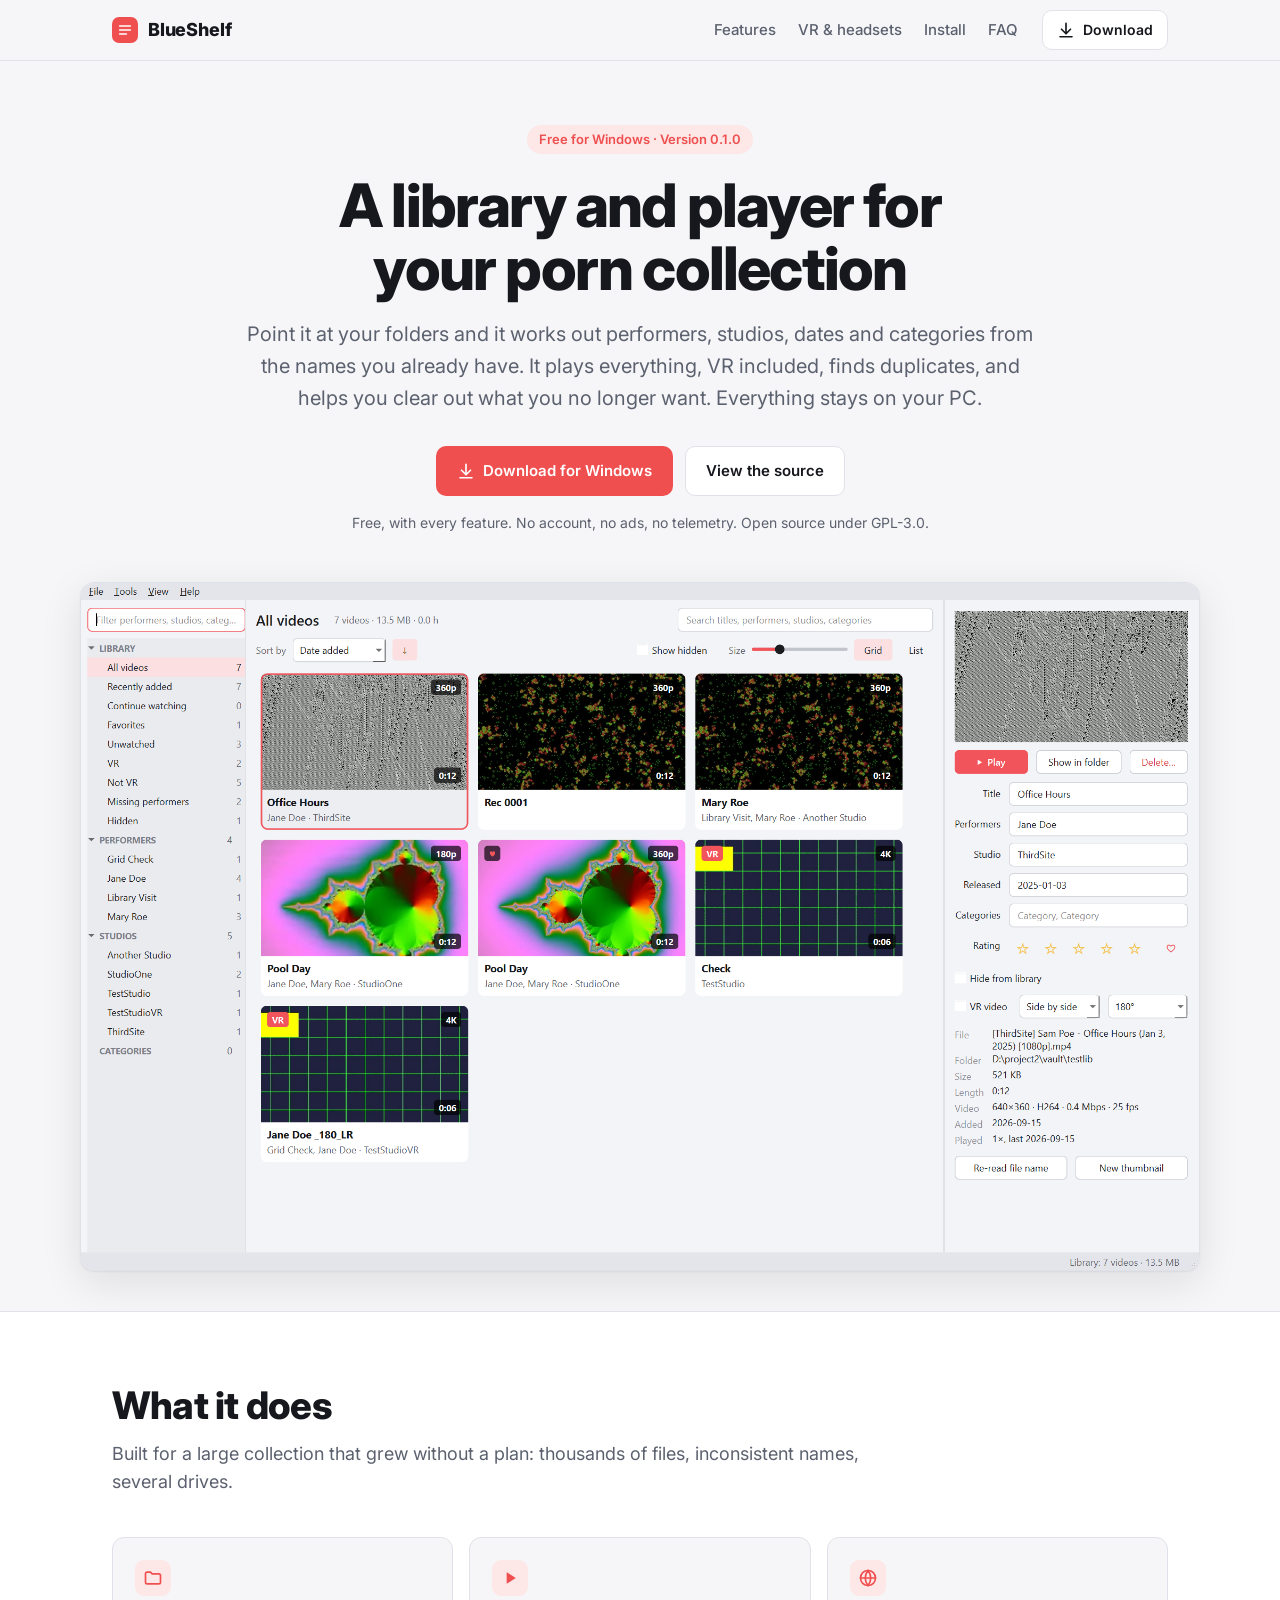
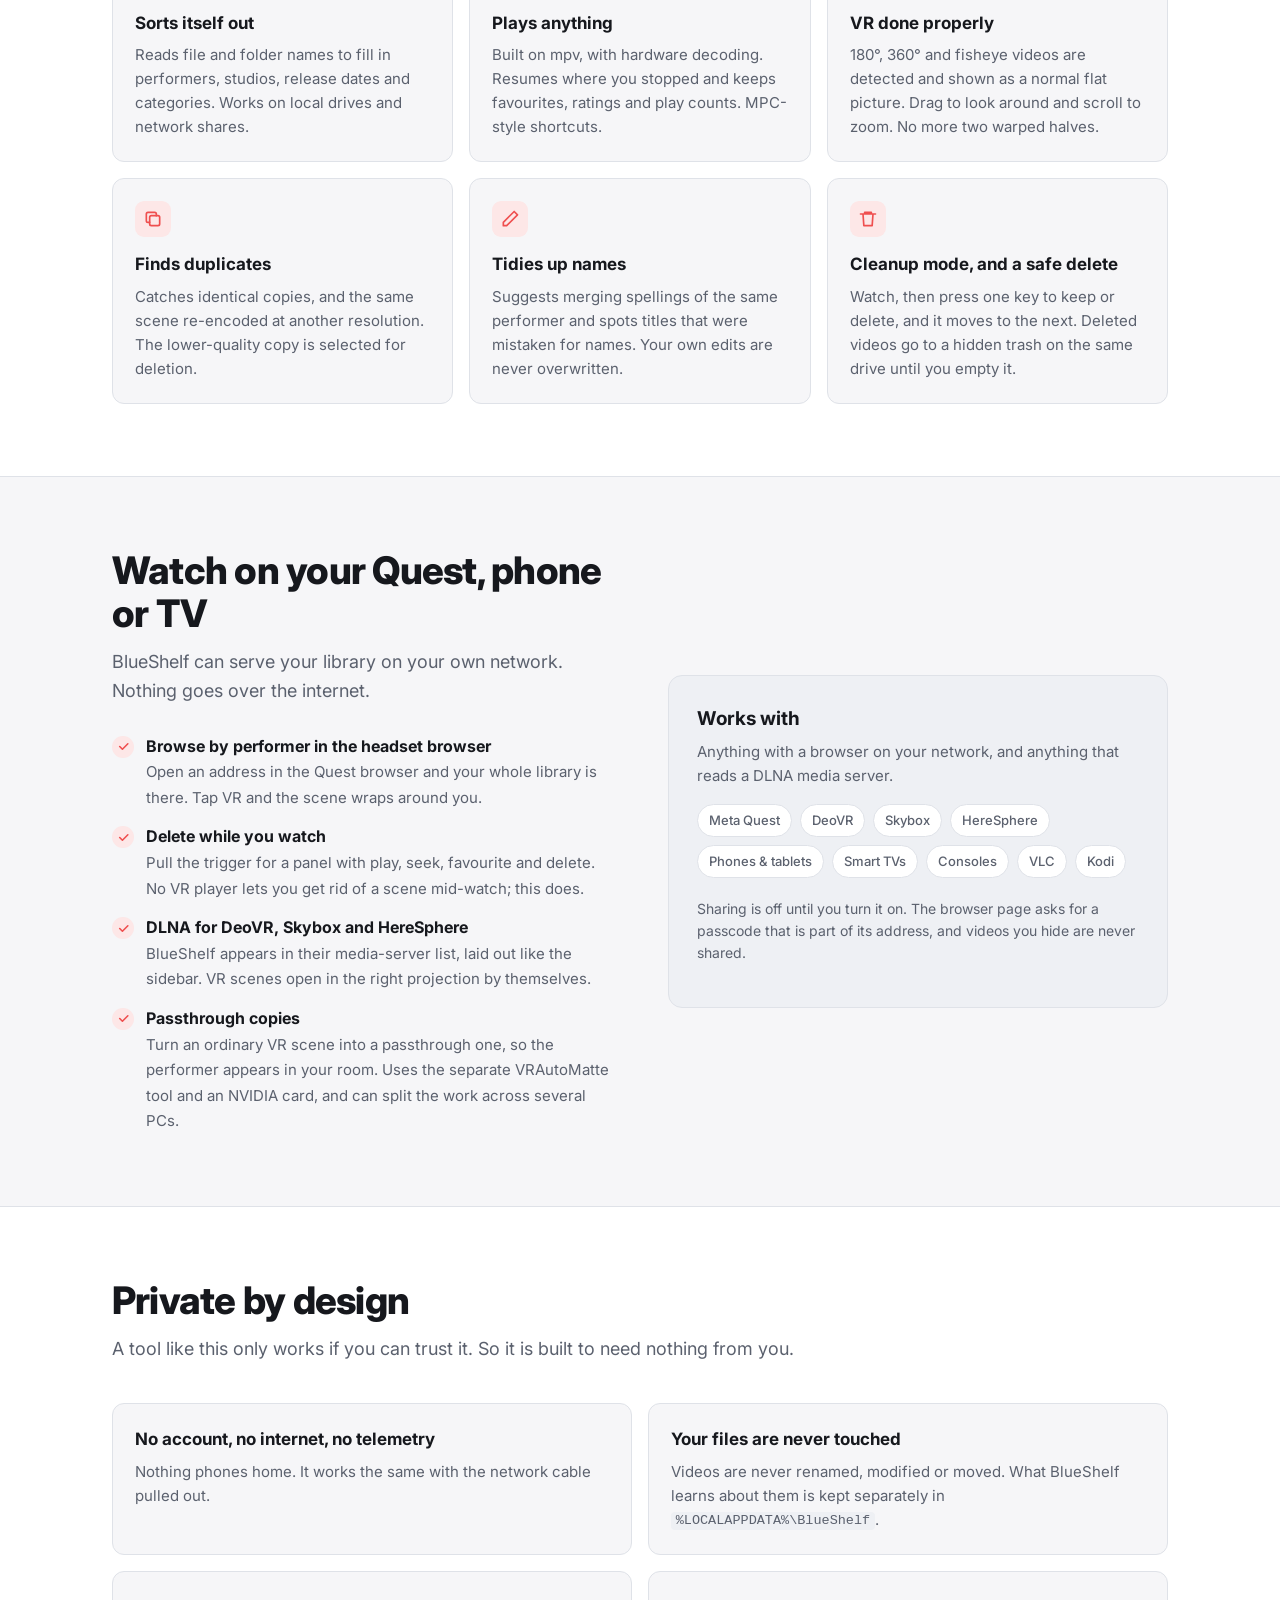
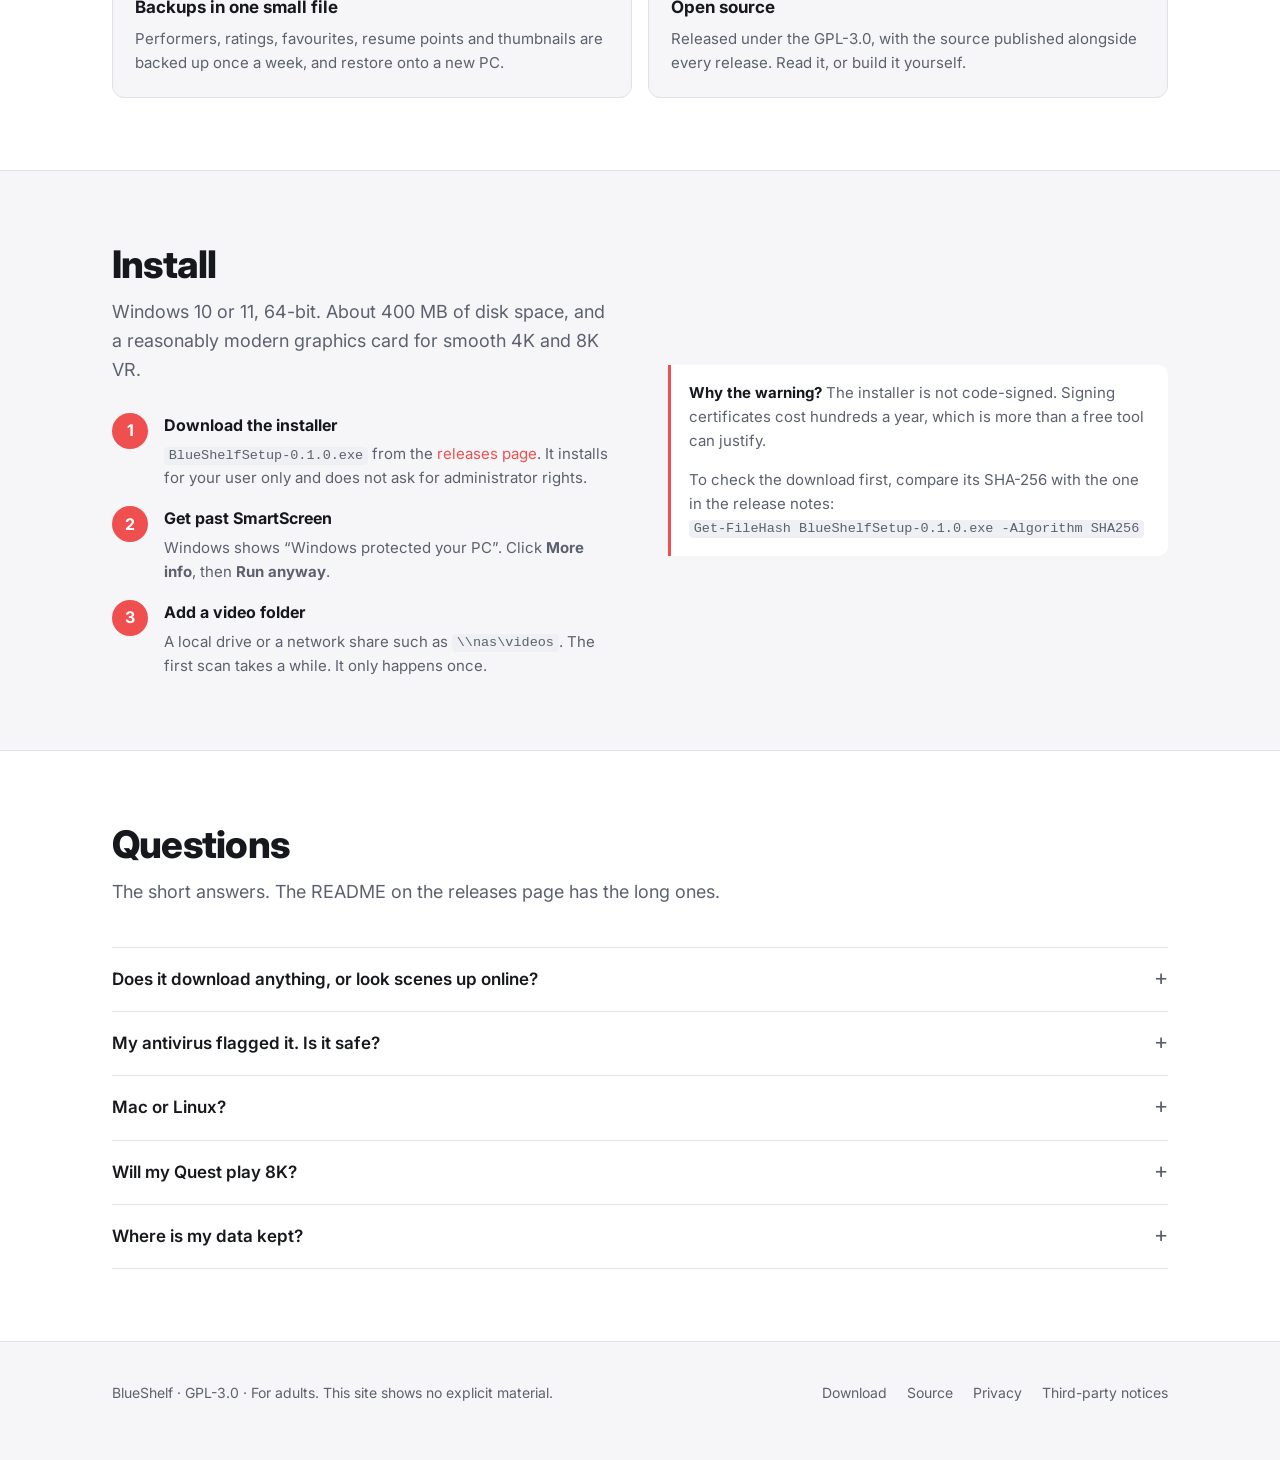
<file: site/index.html>
<!doctype html>
<html lang="en">
<head>
<meta charset="utf-8">
<meta name="viewport" content="width=device-width, initial-scale=1">
<title>BlueShelf</title>
<meta name="description" content="A free, private library and player for your adult video collection on Windows. VR, duplicates, headset streaming. No account, no telemetry.">
<meta name="rating" content="adult">
<link rel="canonical" href="https://blueshelf.me/">
<link rel="icon" href="data:image/svg+xml,%3Csvg xmlns='http://www.w3.org/2000/svg' viewBox='0 0 32 32'%3E%3Crect width='32' height='32' rx='8' fill='%23ef4f4f'/%3E%3Cg stroke='%23fff' stroke-width='3' stroke-linecap='round'%3E%3Cpath d='M8 11h16M8 16h16M8 21h10'/%3E%3C/g%3E%3C/svg%3E">
<meta property="og:type" content="website">
<meta property="og:site_name" content="BlueShelf">
<meta property="og:url" content="https://blueshelf.me/">
<meta property="og:title" content="BlueShelf — a library and player for your porn collection">
<meta property="og:description" content="Free for Windows. Sorts itself out from your file names, plays everything including VR, finds duplicates, streams to a Quest. Everything stays on your PC.">
<meta property="og:image" content="https://blueshelf.me/screenshot-library.png">
<meta property="og:image:alt" content="The BlueShelf library window, showing performers, studios and a grid of videos.">
<meta name="twitter:card" content="summary_large_image">
<link rel="preconnect" href="https://fonts.googleapis.com">
<link rel="preconnect" href="https://fonts.gstatic.com" crossorigin>
<link href="https://fonts.googleapis.com/css2?family=Inter:wght@400;500;600;700;800&display=swap" rel="stylesheet">
<style>
:root {
  --bg: #f6f6f8;
  --surface: #ffffff;
  --surface-2: #eef0f4;
  --text: #16181d;
  --muted: #5b616e;
  --line: #dfe2e8;
  --accent: #ef4f4f;
  --accent-hover: #d93d3d;
  --accent-soft: #fde7e7;
  --on-accent: #ffffff;
  --shadow: 0 1px 2px rgba(20,22,30,.06), 0 12px 40px rgba(20,22,30,.10);
}
@media (prefers-color-scheme: dark) {
  :root:not([data-theme="light"]) {
    --bg: #0f1115;
    --surface: #171a20;
    --surface-2: #1e222a;
    --text: #eceef2;
    --muted: #9aa1ae;
    --line: #2a2f39;
    --accent: #f26161;
    --accent-hover: #ff7575;
    --accent-soft: #3a1c1f;
    --on-accent: #ffffff;
    --shadow: 0 1px 2px rgba(0,0,0,.4), 0 12px 40px rgba(0,0,0,.45);
  }
}
:root[data-theme="dark"] {
  --bg: #0f1115; --surface: #171a20; --surface-2: #1e222a; --text: #eceef2; --muted: #9aa1ae;
  --line: #2a2f39; --accent: #f26161; --accent-hover: #ff7575; --accent-soft: #3a1c1f;
  --on-accent: #ffffff; --shadow: 0 1px 2px rgba(0,0,0,.4), 0 12px 40px rgba(0,0,0,.45);
}

* { box-sizing: border-box; }
html { scroll-behavior: smooth; }
body {
  margin: 0;
  background: var(--bg);
  color: var(--text);
  font: 16px/1.6 Inter, system-ui, -apple-system, "Segoe UI", sans-serif;
  -webkit-font-smoothing: antialiased;
}
a { color: var(--accent); text-decoration: none; }
a:hover { text-decoration: underline; }
img { max-width: 100%; height: auto; display: block; }
code { font: .9em ui-monospace, "Cascadia Code", Consolas, monospace; background: var(--surface-2); padding: .1em .35em; border-radius: 4px; overflow-wrap: anywhere; }

.wrap { max-width: 1120px; margin: 0 auto; padding: 0 16px; }
@media (min-width: 720px) { .wrap { padding: 0 32px; } }

/* Nav */
header.nav {
  position: sticky; top: 0; z-index: 10;
  background: color-mix(in srgb, var(--bg) 85%, transparent);
  backdrop-filter: saturate(1.4) blur(10px);
  border-bottom: 1px solid var(--line);
}
header.nav .wrap { display: flex; align-items: center; gap: 24px; height: 60px; }
.brand { display: flex; align-items: center; gap: 10px; font-weight: 800; font-size: 18px; color: var(--text); letter-spacing: -.01em; }
.brand:hover { text-decoration: none; }
.brand-mark { width: 26px; height: 26px; border-radius: 7px; background: var(--accent); display: grid; place-items: center; }
.brand-mark svg { width: 16px; height: 16px; }
nav.links { display: none; gap: 22px; margin-left: auto; font-size: 15px; }
nav.links a { color: var(--muted); font-weight: 500; }
nav.links a:hover { color: var(--text); text-decoration: none; }
.nav-cta { margin-left: auto; }
@media (min-width: 820px) { nav.links { display: flex; } .nav-cta { margin-left: 0; } }

/* Buttons */
.btn {
  display: inline-flex; align-items: center; gap: 8px;
  padding: 12px 20px; border-radius: 10px; font-weight: 600; font-size: 15px;
  border: 1px solid transparent; cursor: pointer; white-space: nowrap;
}
.btn:hover { text-decoration: none; }
.btn-primary { background: var(--accent); color: var(--on-accent); }
.btn-primary:hover { background: var(--accent-hover); }
.btn-ghost { background: var(--surface); color: var(--text); border-color: var(--line); }
.btn-ghost:hover { border-color: var(--muted); }
.btn-sm { padding: 8px 14px; font-size: 14px; }
.btn svg { width: 18px; height: 18px; flex: none; }

/* Hero */
.hero { padding: 64px 0 40px; text-align: center; }
.eyebrow { display: inline-block; font-size: 13px; font-weight: 600; color: var(--accent); background: var(--accent-soft); padding: 4px 12px; border-radius: 999px; margin-bottom: 20px; }
h1 { font-size: clamp(34px, 6vw, 60px); line-height: 1.05; letter-spacing: -.03em; margin: 0 auto 18px; max-width: 16ch; font-weight: 800; }
.lede { font-size: clamp(17px, 2.2vw, 20px); color: var(--muted); max-width: 40em; margin: 0 auto 32px; }
.cta-row { display: flex; flex-wrap: wrap; gap: 12px; justify-content: center; }
.fine { font-size: 14px; color: var(--muted); margin-top: 16px; }
.shot { margin: 48px auto 0; border-radius: 14px; overflow: hidden; border: 1px solid var(--line); box-shadow: var(--shadow); background: var(--surface); }

/* Sections */
section { padding: 72px 0; }
section.alt { background: var(--surface); border-top: 1px solid var(--line); border-bottom: 1px solid var(--line); }
h2 { font-size: clamp(26px, 3.6vw, 38px); letter-spacing: -.02em; line-height: 1.15; margin: 0 0 12px; font-weight: 800; }
.section-lede { color: var(--muted); font-size: 18px; max-width: 42em; margin: 0 0 40px; }
h3 { font-size: 17px; margin: 0 0 6px; font-weight: 700; }

.grid { display: grid; gap: 16px; grid-template-columns: 1fr; }
@media (min-width: 640px) { .grid { grid-template-columns: repeat(2, 1fr); } }
@media (min-width: 960px) { .grid.three { grid-template-columns: repeat(3, 1fr); } }
.card { background: var(--surface); border: 1px solid var(--line); border-radius: 12px; padding: 22px; }
section.alt .card { background: var(--bg); }
.card p { margin: 0; color: var(--muted); font-size: 15px; }
.icon { width: 36px; height: 36px; border-radius: 9px; background: var(--accent-soft); color: var(--accent); display: grid; place-items: center; margin-bottom: 14px; }
.icon svg { width: 20px; height: 20px; }

/* Split rows */
.split { display: grid; gap: 40px; align-items: center; }
@media (min-width: 900px) { .split { grid-template-columns: 1fr 1fr; gap: 56px; } }
.checks { list-style: none; padding: 0; margin: 0; display: grid; gap: 14px; }
.checks li { display: grid; grid-template-columns: 22px 1fr; gap: 12px; }
.checks li::before { content: ""; width: 22px; height: 22px; border-radius: 50%; background: var(--accent-soft) url("data:image/svg+xml,%3Csvg xmlns='http://www.w3.org/2000/svg' viewBox='0 0 24 24' fill='none' stroke='%23ef4f4f' stroke-width='3' stroke-linecap='round' stroke-linejoin='round'%3E%3Cpath d='M5 12l5 5L20 7'/%3E%3C/svg%3E") center/13px no-repeat; margin-top: 2px; }
.checks b { display: block; }
.checks span { color: var(--muted); font-size: 15px; }

.panel { background: var(--surface-2); border: 1px solid var(--line); border-radius: 14px; padding: 28px; }
.panel h3 { font-size: 19px; }
.devices { display: flex; flex-wrap: wrap; gap: 8px; margin-top: 16px; }
.chip { font-size: 13px; font-weight: 500; padding: 5px 11px; border-radius: 999px; background: var(--surface); border: 1px solid var(--line); color: var(--muted); }

/* Install */
.steps { counter-reset: s; list-style: none; padding: 0; margin: 0; display: grid; gap: 16px; }
.steps li { counter-increment: s; display: grid; grid-template-columns: 36px 1fr; gap: 16px; }
.steps li::before { content: counter(s); width: 36px; height: 36px; border-radius: 50%; background: var(--accent); color: var(--on-accent); font-weight: 700; display: grid; place-items: center; }
.steps p { margin: 4px 0 0; color: var(--muted); font-size: 15px; }
.note { border-left: 3px solid var(--accent); background: var(--surface); padding: 16px 18px; border-radius: 0 10px 10px 0; font-size: 15px; color: var(--muted); }
.note b { color: var(--text); }


/* FAQ */
details { border-bottom: 1px solid var(--line); padding: 18px 0; }
details:first-of-type { border-top: 1px solid var(--line); }
summary { cursor: pointer; font-weight: 600; font-size: 17px; list-style: none; display: flex; justify-content: space-between; gap: 16px; }
summary::-webkit-details-marker { display: none; }
summary::after { content: "+"; color: var(--muted); font-weight: 400; font-size: 22px; line-height: 1; }
details[open] summary::after { content: "–"; }
details p { color: var(--muted); margin: 10px 0 0; max-width: 48em; }

footer { padding: 40px 0 56px; color: var(--muted); font-size: 14px; }
footer .wrap { display: flex; flex-wrap: wrap; gap: 12px 28px; justify-content: space-between; }
footer nav { display: flex; flex-wrap: wrap; gap: 8px 20px; }
footer a { color: var(--muted); }
</style>
</head>
<body>

<header class="nav">
  <div class="wrap">
    <a class="brand" href="#top">
      <span class="brand-mark" aria-hidden="true"><svg viewBox="0 0 24 24" fill="none" stroke="#fff" stroke-width="2.5" stroke-linecap="round"><path d="M4 6h16M4 12h16M4 18h10"/></svg></span>
      BlueShelf
    </a>
    <nav class="links" aria-label="Main">
      <a href="#features">Features</a>
      <a href="#vr">VR &amp; headsets</a>
      <a href="#install">Install</a>
      <a href="#faq">FAQ</a>
    </nav>
    <a class="btn btn-ghost btn-sm nav-cta" href="https://github.com/BlueShelfApp/blueshelf/releases/latest">
      <svg viewBox="0 0 24 24" fill="none" stroke="currentColor" stroke-width="2.2" stroke-linecap="round" stroke-linejoin="round" aria-hidden="true"><path d="M12 3v12M6 11l6 6 6-6M4 21h16"/></svg>
      Download
    </a>
  </div>
</header>

<main id="top">

  <div class="hero wrap">
    <span class="eyebrow">Free for Windows · Version 0.1.0</span>
    <h1>A library and player for your porn collection</h1>
    <p class="lede">
      Point it at your folders and it works out performers, studios, dates and categories from the
      names you already have. It plays everything, VR included, finds duplicates, and helps you clear
      out what you no longer want. Everything stays on your PC.
    </p>
    <div class="cta-row">
      <a class="btn btn-primary" href="https://github.com/BlueShelfApp/blueshelf/releases/latest">
        <svg viewBox="0 0 24 24" fill="none" stroke="currentColor" stroke-width="2.2" stroke-linecap="round" stroke-linejoin="round" aria-hidden="true"><path d="M12 3v12M6 11l6 6 6-6M4 21h16"/></svg>
        Download for Windows
      </a>
      <a class="btn btn-ghost" href="https://github.com/BlueShelfApp/blueshelf">View the source</a>
    </div>
    <p class="fine">Free, with every feature. No account, no ads, no telemetry. Open source under GPL-3.0.</p>

    <div class="shot">
      <img src="screenshot-library.png" width="2100" height="1290"
           alt="The BlueShelf library window: a sidebar of performers and studios, a grid of video thumbnails, and a details panel with rating, categories and VR settings.">
    </div>
  </div>

  <section id="features" class="alt">
    <div class="wrap">
      <h2>What it does</h2>
      <p class="section-lede">Built for a large collection that grew without a plan: thousands of files, inconsistent names, several drives.</p>
      <div class="grid three">
        <div class="card">
          <div class="icon"><svg viewBox="0 0 24 24" fill="none" stroke="currentColor" stroke-width="2" stroke-linecap="round" stroke-linejoin="round"><path d="M3 7a2 2 0 0 1 2-2h4l2 2h8a2 2 0 0 1 2 2v8a2 2 0 0 1-2 2H5a2 2 0 0 1-2-2z"/></svg></div>
          <h3>Sorts itself out</h3>
          <p>Reads file and folder names to fill in performers, studios, release dates and categories. Works on local drives and network shares.</p>
        </div>
        <div class="card">
          <div class="icon"><svg viewBox="0 0 24 24" fill="currentColor"><path d="M8 5v14l11-7z"/></svg></div>
          <h3>Plays anything</h3>
          <p>Built on mpv, with hardware decoding. Resumes where you stopped and keeps favourites, ratings and play counts. MPC-style shortcuts.</p>
        </div>
        <div class="card">
          <div class="icon"><svg viewBox="0 0 24 24" fill="none" stroke="currentColor" stroke-width="2" stroke-linecap="round" stroke-linejoin="round"><circle cx="12" cy="12" r="9"/><path d="M3 12h18M12 3a14 14 0 0 1 0 18M12 3a14 14 0 0 0 0 18"/></svg></div>
          <h3>VR done properly</h3>
          <p>180°, 360° and fisheye videos are detected and shown as a normal flat picture. Drag to look around and scroll to zoom. No more two warped halves.</p>
        </div>
        <div class="card">
          <div class="icon"><svg viewBox="0 0 24 24" fill="none" stroke="currentColor" stroke-width="2" stroke-linecap="round" stroke-linejoin="round"><rect x="8" y="8" width="12" height="12" rx="2"/><path d="M16 8V6a2 2 0 0 0-2-2H6a2 2 0 0 0-2 2v8a2 2 0 0 0 2 2h2"/></svg></div>
          <h3>Finds duplicates</h3>
          <p>Catches identical copies, and the same scene re-encoded at another resolution. The lower-quality copy is selected for deletion.</p>
        </div>
        <div class="card">
          <div class="icon"><svg viewBox="0 0 24 24" fill="none" stroke="currentColor" stroke-width="2" stroke-linecap="round" stroke-linejoin="round"><path d="M17 3l4 4L8 20H4v-4z"/></svg></div>
          <h3>Tidies up names</h3>
          <p>Suggests merging spellings of the same performer and spots titles that were mistaken for names. Your own edits are never overwritten.</p>
        </div>
        <div class="card">
          <div class="icon"><svg viewBox="0 0 24 24" fill="none" stroke="currentColor" stroke-width="2" stroke-linecap="round" stroke-linejoin="round"><path d="M3 6h18M8 6V4h8v2M6 6l1 14h10l1-14"/></svg></div>
          <h3>Cleanup mode, and a safe delete</h3>
          <p>Watch, then press one key to keep or delete, and it moves to the next. Deleted videos go to a hidden trash on the same drive until you empty it.</p>
        </div>
      </div>
    </div>
  </section>

  <section id="vr">
    <div class="wrap split">
      <div>
        <h2>Watch on your Quest, phone or TV</h2>
        <p class="section-lede" style="margin-bottom:28px">BlueShelf can serve your library on your own network. Nothing goes over the internet.</p>
        <ul class="checks">
          <li><div><b>Browse by performer in the headset browser</b><span>Open an address in the Quest browser and your whole library is there. Tap VR and the scene wraps around you.</span></div></li>
          <li><div><b>Delete while you watch</b><span>Pull the trigger for a panel with play, seek, favourite and delete. No VR player lets you get rid of a scene mid-watch; this does.</span></div></li>
          <li><div><b>DLNA for DeoVR, Skybox and HereSphere</b><span>BlueShelf appears in their media-server list, laid out like the sidebar. VR scenes open in the right projection by themselves.</span></div></li>
          <li><div><b>Passthrough copies</b><span>Turn an ordinary VR scene into a passthrough one, so the performer appears in your room. Uses the separate VRAutoMatte tool and an NVIDIA card, and can split the work across several PCs.</span></div></li>
        </ul>
      </div>
      <div class="panel">
        <h3>Works with</h3>
        <p style="margin:0;color:var(--muted);font-size:15px">Anything with a browser on your network, and anything that reads a DLNA media server.</p>
        <div class="devices">
          <span class="chip">Meta Quest</span><span class="chip">DeoVR</span><span class="chip">Skybox</span>
          <span class="chip">HereSphere</span><span class="chip">Phones &amp; tablets</span><span class="chip">Smart TVs</span>
          <span class="chip">Consoles</span><span class="chip">VLC</span><span class="chip">Kodi</span>
        </div>
        <p class="fine" style="text-align:left;margin-top:20px">Sharing is off until you turn it on. The browser page asks for a passcode that is part of its address, and videos you hide are never shared.</p>
      </div>
    </div>
  </section>

  <section class="alt">
    <div class="wrap">
      <h2>Private by design</h2>
      <p class="section-lede">A tool like this only works if you can trust it. So it is built to need nothing from you.</p>
      <div class="grid">
        <div class="card"><h3>No account, no internet, no telemetry</h3><p>Nothing phones home. It works the same with the network cable pulled out.</p></div>
        <div class="card"><h3>Your files are never touched</h3><p>Videos are never renamed, modified or moved. What BlueShelf learns about them is kept separately in <code>%LOCALAPPDATA%\BlueShelf</code>.</p></div>
        <div class="card"><h3>Backups in one small file</h3><p>Performers, ratings, favourites, resume points and thumbnails are backed up once a week, and restore onto a new PC.</p></div>
        <div class="card"><h3>Open source</h3><p>Released under the GPL-3.0, with the source published alongside every release. Read it, or build it yourself.</p></div>
      </div>
    </div>
  </section>

  <section id="install">
    <div class="wrap split">
      <div>
        <h2>Install</h2>
        <p class="section-lede" style="margin-bottom:28px">Windows 10 or 11, 64-bit. About 400 MB of disk space, and a reasonably modern graphics card for smooth 4K and 8K VR.</p>
        <ol class="steps">
          <li><div><b>Download the installer</b><p><code>BlueShelfSetup-0.1.0.exe</code> from the <a href="https://github.com/BlueShelfApp/blueshelf/releases/latest">releases page</a>. It installs for your user only and does not ask for administrator rights.</p></div></li>
          <li><div><b>Get past SmartScreen</b><p>Windows shows “Windows protected your PC”. Click <b>More info</b>, then <b>Run anyway</b>.</p></div></li>
          <li><div><b>Add a video folder</b><p>A local drive or a network share such as <code>\\nas\videos</code>. The first scan takes a while. It only happens once.</p></div></li>
        </ol>
      </div>
      <div class="note">
        <p style="margin-top:0"><b>Why the warning?</b> The installer is not code-signed. Signing certificates cost hundreds a year, which is more than a free tool can justify.</p>
        <p style="margin-bottom:0">To check the download first, compare its SHA-256 with the one in the release notes:<br>
        <code>Get-FileHash BlueShelfSetup-0.1.0.exe -Algorithm SHA256</code></p>
      </div>
    </div>
  </section>

  <section id="faq" class="alt">
    <div class="wrap">
      <h2>Questions</h2>
      <p class="section-lede">The short answers. The README on the releases page has the long ones.</p>
      <details><summary>Does it download anything, or look scenes up online?</summary>
        <p>No. Names are worked out from patterns in your file names, not looked up online, so unusual naming may need correcting by hand. <b>Tools → Review names</b> helps with that, and your corrections are kept.</p></details>
      <details><summary>My antivirus flagged it. Is it safe?</summary>
        <p>Apps packaged this way are sometimes flagged, and unsigned ones more often. The source for every release is published, so you can read it or build the installer yourself. You can also compare the SHA-256 against the release notes.</p></details>
      <details><summary>Mac or Linux?</summary>
        <p>Not at the moment. BlueShelf is Windows only.</p></details>
      <details><summary>Will my Quest play 8K?</summary>
        <p>Usually, but very high-bitrate 8K can be more than a headset browser can decode. DeoVR over DLNA tends to cope better with the biggest files.</p></details>
      <details><summary>Where is my data kept?</summary>
        <p>In <code>%LOCALAPPDATA%\BlueShelf</code> on your PC. Uninstalling leaves your videos exactly where they were.</p></details>
    </div>
  </section>

</main>

<footer>
  <div class="wrap">
    <div>BlueShelf · GPL-3.0 · For adults. This site shows no explicit material.</div>
    <nav aria-label="Footer">
      <a href="https://github.com/BlueShelfApp/blueshelf/releases/latest">Download</a>
      <a href="https://github.com/BlueShelfApp/blueshelf">Source</a>
      <a href="privacy.html">Privacy</a>
      <a href="https://github.com/BlueShelfApp/blueshelf/blob/main/THIRD-PARTY-NOTICES.md">Third-party notices</a>
    </nav>
  </div>
</footer>

</body>
</html>
</file>
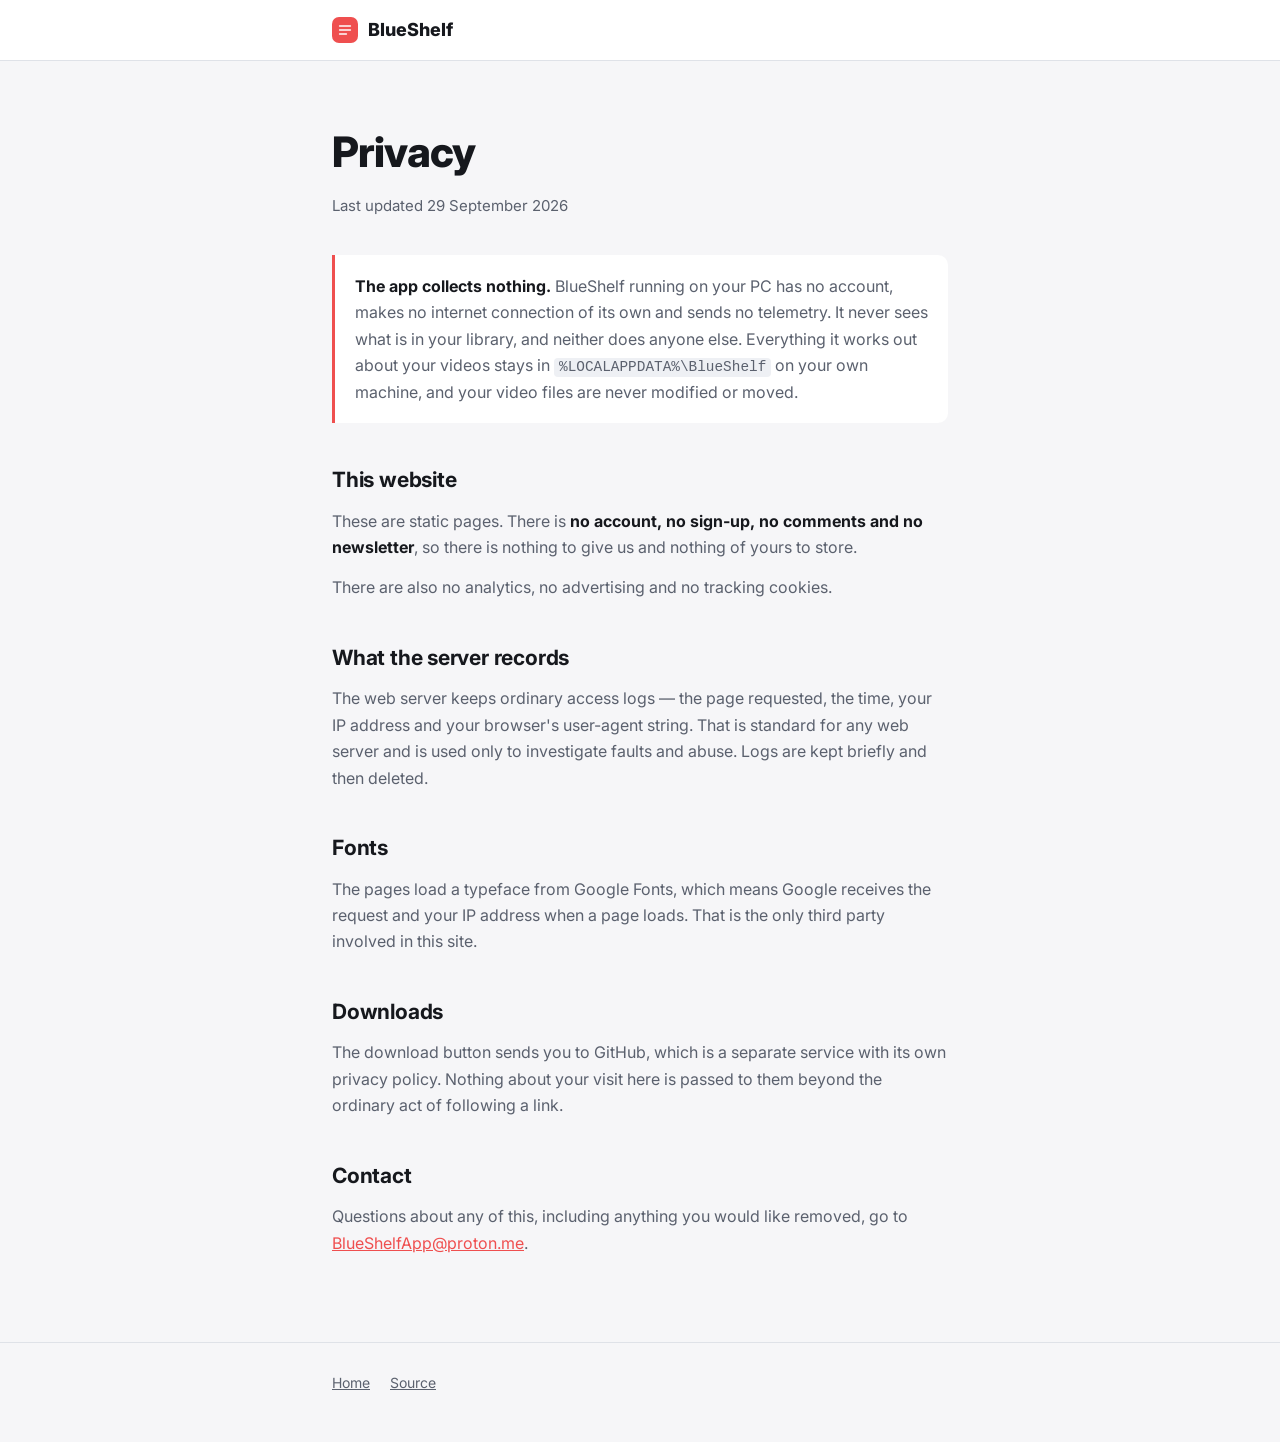
<file: site/privacy.html>
<!doctype html>
<html lang="en">
<head>
<meta charset="utf-8">
<meta name="viewport" content="width=device-width, initial-scale=1">
<title>Privacy — BlueShelf</title>
<meta name="description" content="What BlueShelf and this website store. Almost nothing.">
<meta name="robots" content="noindex">
<link rel="icon" href="data:image/svg+xml,%3Csvg xmlns='http://www.w3.org/2000/svg' viewBox='0 0 32 32'%3E%3Crect width='32' height='32' rx='8' fill='%23ef4f4f'/%3E%3Cg stroke='%23fff' stroke-width='3' stroke-linecap='round'%3E%3Cpath d='M8 11h16M8 16h16M8 21h10'/%3E%3C/g%3E%3C/svg%3E">
<link rel="preconnect" href="https://fonts.googleapis.com">
<link rel="preconnect" href="https://fonts.gstatic.com" crossorigin>
<link href="https://fonts.googleapis.com/css2?family=Inter:wght@400;500;600;700;800&display=swap" rel="stylesheet">
<style>
:root {
  --bg: #f6f6f8; --surface: #ffffff; --surface-2: #eef0f4; --text: #16181d; --muted: #5b616e;
  --line: #dfe2e8; --accent: #ef4f4f;
}
@media (prefers-color-scheme: dark) {
  :root:not([data-theme="light"]) {
    --bg: #0f1115; --surface: #171a20; --surface-2: #1e222a; --text: #eceef2; --muted: #9aa1ae;
    --line: #2a2f39; --accent: #f26161;
  }
}
:root[data-theme="dark"] {
  --bg: #0f1115; --surface: #171a20; --surface-2: #1e222a; --text: #eceef2; --muted: #9aa1ae;
  --line: #2a2f39; --accent: #f26161;
}
* { box-sizing: border-box; }
body {
  margin: 0; background: var(--bg); color: var(--text);
  font: 16px/1.65 Inter, system-ui, -apple-system, "Segoe UI", sans-serif;
  -webkit-font-smoothing: antialiased;
}
a { color: var(--accent); }
img { max-width: 100%; height: auto; display: block; }
code { font: .9em ui-monospace, Consolas, monospace; background: var(--surface-2); padding: .1em .35em; border-radius: 4px; overflow-wrap: anywhere; }
.wrap { max-width: 680px; margin: 0 auto; padding: 0 16px; }
@media (min-width: 720px) { .wrap { padding: 0 32px; } }
header { border-bottom: 1px solid var(--line); background: var(--surface); }
header .wrap { display: flex; align-items: center; height: 60px; }
.brand { display: flex; align-items: center; gap: 10px; font-weight: 800; font-size: 18px; color: var(--text); text-decoration: none; }
.brand-mark { width: 26px; height: 26px; border-radius: 7px; background: var(--accent); display: grid; place-items: center; }
.brand-mark svg { width: 16px; height: 16px; }
main { padding: 56px 0 72px; }
h1 { font-size: clamp(30px, 5vw, 42px); letter-spacing: -.02em; margin: 0 0 8px; font-weight: 800; }
.updated { color: var(--muted); font-size: 15px; margin: 0 0 36px; }
h2 { font-size: 21px; margin: 40px 0 10px; letter-spacing: -.01em; font-weight: 700; }
p, li { color: var(--muted); }
p { margin: 0 0 14px; }
ul { padding-left: 22px; margin: 0 0 14px; }
li { margin-bottom: 8px; }
strong { color: var(--text); }
.callout { background: var(--surface); border-left: 3px solid var(--accent); border-radius: 0 10px 10px 0; padding: 18px 20px; margin: 0 0 8px; }
.callout p:last-child { margin-bottom: 0; }
footer { border-top: 1px solid var(--line); padding: 28px 0 48px; color: var(--muted); font-size: 14px; }
footer a { color: var(--muted); }
footer .wrap { display: flex; flex-wrap: wrap; gap: 8px 20px; }
</style>
</head>
<body>

<header>
  <div class="wrap">
    <a class="brand" href="index.html">
      <span class="brand-mark" aria-hidden="true"><svg viewBox="0 0 24 24" fill="none" stroke="#fff" stroke-width="2.5" stroke-linecap="round"><path d="M4 6h16M4 12h16M4 18h10"/></svg></span>
      BlueShelf
    </a>
  </div>
</header>

<main>
  <div class="wrap">
    <h1>Privacy</h1>
    <p class="updated">Last updated 29 September 2026</p>

    <div class="callout">
      <p><strong>The app collects nothing.</strong> BlueShelf running on your PC has no account, makes
      no internet connection of its own and sends no telemetry. It never sees what is in your library,
      and neither does anyone else. Everything it works out about your videos stays in
      <code>%LOCALAPPDATA%\BlueShelf</code> on your own machine, and your video files are never
      modified or moved.</p>
    </div>

    <h2>This website</h2>
    <p>These are static pages. There is <strong>no account, no sign-up, no comments and no
    newsletter</strong>, so there is nothing to give us and nothing of yours to store.</p>
    <p>There are also no analytics, no advertising and no tracking cookies.</p>

    <h2>What the server records</h2>
    <p>The web server keeps ordinary access logs — the page requested, the time, your IP address and
    your browser's user-agent string. That is standard for any web server and is used only to
    investigate faults and abuse. Logs are kept briefly and then deleted.</p>

    <h2>Fonts</h2>
    <p>The pages load a typeface from Google Fonts, which means Google receives the request and your
    IP address when a page loads. That is the only third party involved in this site.</p>

    <h2>Downloads</h2>
    <p>The download button sends you to GitHub, which is a separate service with its own privacy
    policy. Nothing about your visit here is passed to them beyond the ordinary act of following a
    link.</p>

    <h2>Contact</h2>
    <p>Questions about any of this, including anything you would like removed, go to
    <a href="mailto:BlueShelfApp@proton.me">BlueShelfApp@proton.me</a>.</p>
  </div>
</main>

<footer>
  <div class="wrap">
    <a href="index.html">Home</a>
    <a href="https://github.com/BlueShelfApp/blueshelf">Source</a>
  </div>
</footer>

</body>
</html>
</file>
